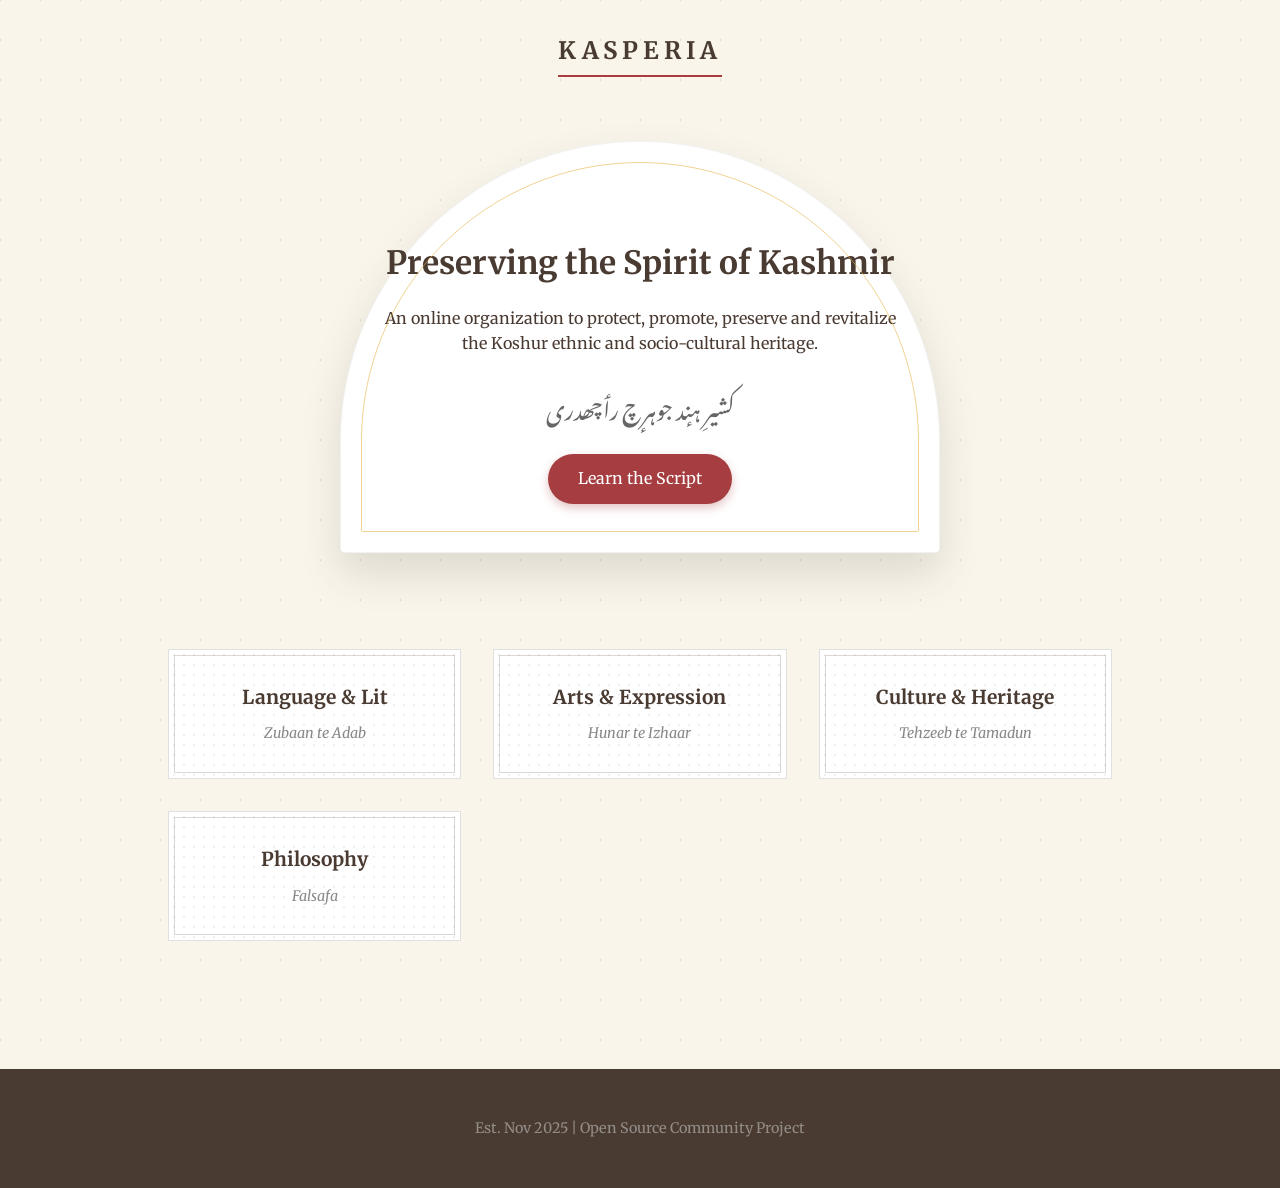
<file: index.html>
<!DOCTYPE html>
<html lang="en">
<head>
    <link rel="icon" type="image/x-icon" href="/website/resources/favicons/favicon.ico">
    <link rel="icon" type="image/png" sizes="32x32" href="/website/resources/favicons/favicon-32x32.png">
        <link rel="icon" type="image/png" sizes="32x32" href="/website/resources/favicons/favicon-256x256.png">
    <link rel="icon" type="image/png" sizes="192×192" href="/website/resources/favicons/favicon-192x192.png">
    <link rel="icon" type="image/png" sizes="128×128" href="/website/resources/favicons/favicon-128x128.png">
    <link rel="icon" type="image/svg+xml" href="/website/resources/favicons/favicon.svg">

    <link rel="apple-touch-icon" sizes="180x180" href="/website/resources/favicons/apple-touch-icon.png">
    

    <meta name="msapplication-TileColor" content="#ffffff">
    <meta name="msapplication-config" content="/favicons/browserconfig.xml">
    <meta name="theme-color" content="#ffffff">
    
    <meta charset="UTF-8">
    <meta name="viewport" content="width=device-width, initial-scale=1.0">
    <title>Kasperia | Preserving Heritage</title>
    
    <link rel="preconnect" href="https://fonts.googleapis.com">
    <link rel="preconnect" href="https://fonts.gstatic.com" crossorigin>
    <link href="https://fonts.googleapis.com/css2?family=Merriweather:ital,wght@0,300;0,700;1,400&family=Noto+Nastaliq+Urdu:wght@400;700&display=swap" rel="stylesheet">
    <link rel="stylesheet" href="website/styles/stylesheet.css"
</head>
<body>

    <header>
        <div class="logo">Kasperia</div>
    </header>

    <main>
        <section class="hero-container">
            <div class="mihrab-card">
                <h1>Preserving the Spirit of Kashmir</h1>
                <p>An online organization to protect, promote, preserve and revitalize the Koshur ethnic and socio-cultural heritage.</p>
                <section lang="ks" dir="rtl">
                 <p class="kashmiri-text">
                      کشیرِ ہنٕد جوہرٕچ رٲچھدری
                </p>
                </section>
                <a href="/website/Kasper.html" class="btn-primary">Learn the Script</a>
            </div>
        </section>

        <!-- The 4 Main Pillars -->
        <section class="library-grid">
            
            <!-- Tab 1 -->
            <a href="#language" class="tile">
                <h3>Language & Lit</h3>
                <span>Zubaan te Adab</span>
            </a>

            <!-- Tab 2 -->
            <a href="#arts" class="tile">
                <h3>Arts & Expression</h3>
                <span>Hunar te Izhaar</span>
            </a>

            <!-- Tab 3 -->
            <a href="#culture" class="tile">
                <h3>Culture & Heritage</h3>
                <span>Tehzeeb te Tamadun</span>
            </a>

            <!-- Tab 4 -->
            <a href="#philosophy" class="tile">
                <h3>Philosophy</h3>
                <span>Falsafa</span>
            </a>

        </section>
    </main>

    <footer>
        <p style="opacity: 0.5;">Est. Nov 2025 | Open Source Community Project</p>
    </footer>

</body>
</html>
</file>
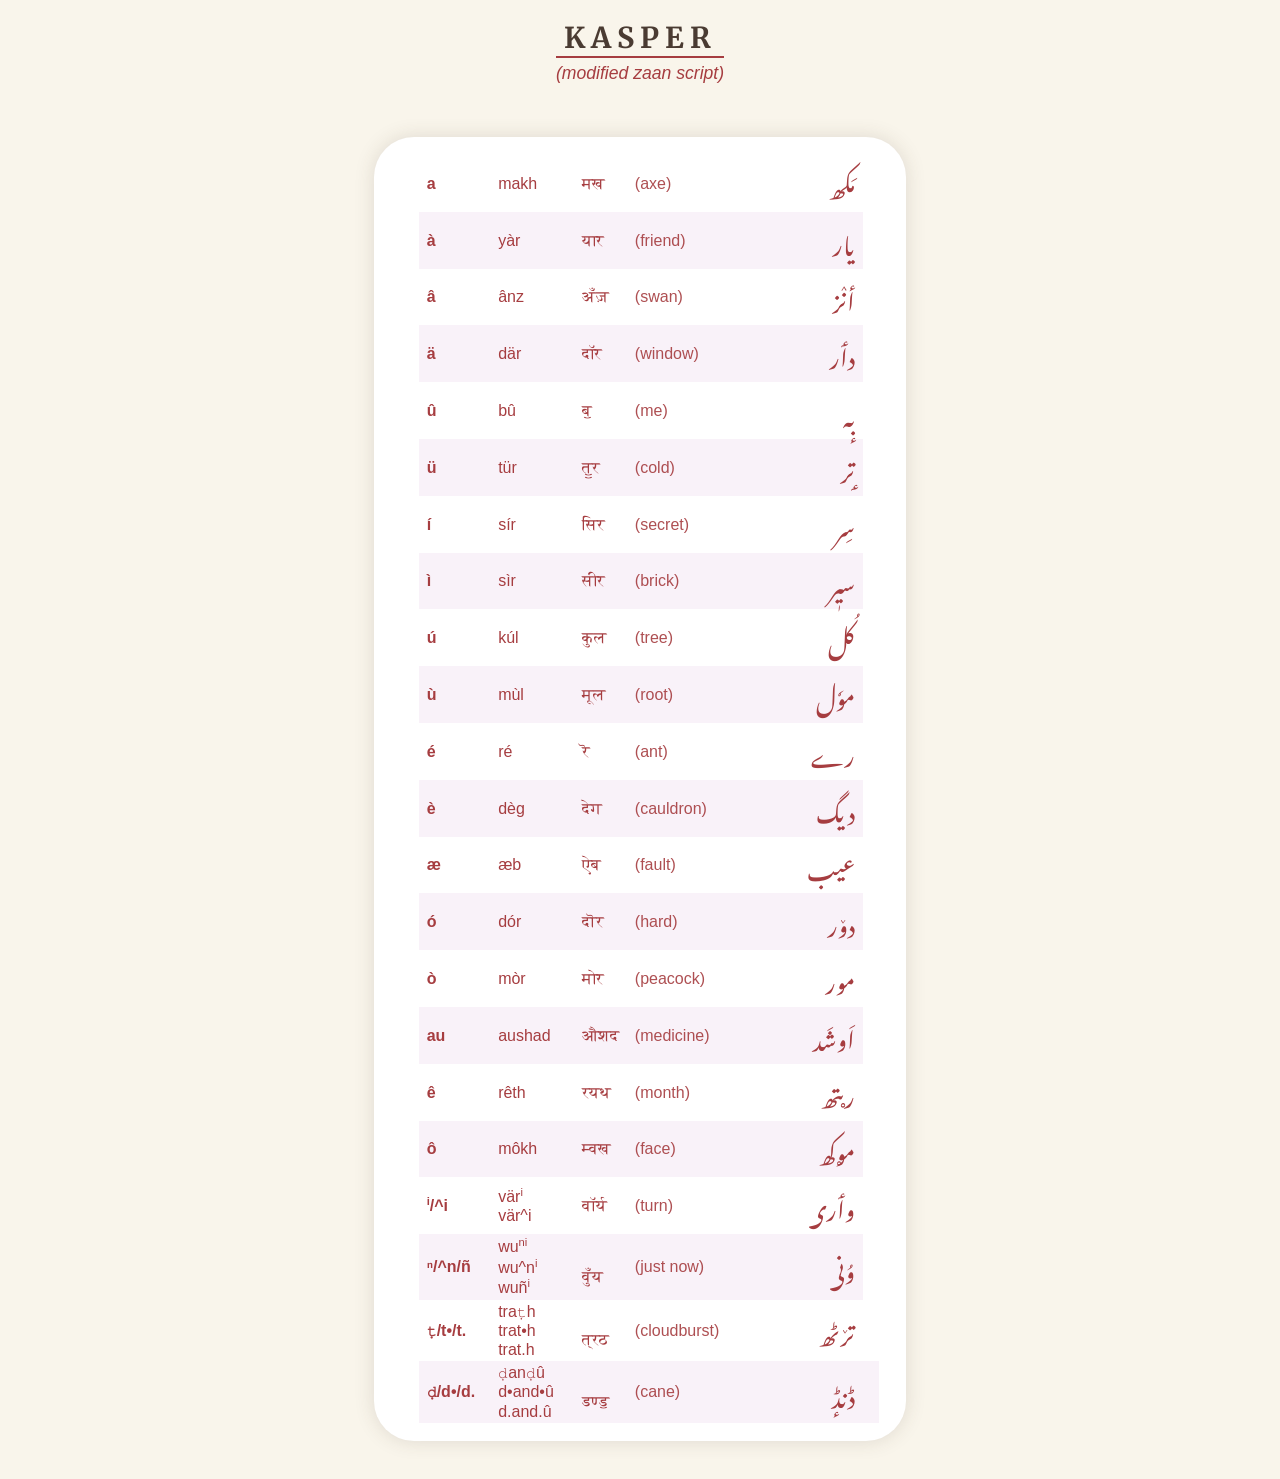
<file: website/Kasper.html>
<!DOCTYPE html>
<html lang="ks">
<head>
    <link rel="preconnect" href="https://fonts.googleapis.com">
    <link rel="preconnect" href="https://fonts.gstatic.com" crossorigin>
    <link href="https://fonts.googleapis.com/css2?family=Merriweather:ital,wght@0,300;0,700;1,400&family=Noto+Nastaliq+Urdu:wght@400;700&display=swap" rel="stylesheet">
    <link href="https://fonts.googleapis.com/css2?family=Noto+Nastaliq+Urdu&display=swap" rel="stylesheet">
    <meta charset="UTF-8">
    <meta name="viewport" content="width=device-width, initial-scale=0.5">
    <title>KASPER Script Chart</title>
    <style>
        :root {
            --primary-color:#a63d40; /* Matching the purple in the image */
            --bg-color: #f9f5eb;
            --border-color: #f9f5eb;
            --paper: #f9f5eb;        
            --walnut: #4a3b32;      
            --chinar: #a63d40;      
            --saffron: #e9b44c; 
            --shadow: rgba(74, 59, 50, 0.15); 
            }

        body {
            font-family: 'Segoe UI', Tahoma, Geneva, Verdana, sans-serif;
            background-color: var(--bg-color);
            color: var(--primary-color);
            margin: 20px;
            display: flex;
            flex-direction: column;
            align-items: center;
        }

        .header {
            text-align: center;
            margin-bottom: 30px;
        }

        .header h1 {
            font-size: 1.8rem;
            margin: 0;
            letter-spacing: 2px;
            text-transform: uppercase;
            font-family: Merriweather;
            letter-spacing: 0.2em;
            color:#4a3b32;
            border-bottom: 2px solid var(--chinar);
        }

        .header p {
            font-size: 1.1rem;
            margin: 5px 0;
            font-style: italic;
        }

        .table-container {
            width: 100%;
            max-width: 900px;
            overflow-x: auto;
            
        }

        
        table {
            width: auto;
            margin-left: auto;
            margin-right: auto;
            margin-top: 2%;
            margin-bottom: 2%;
            border-spacing: 0px;
            background-color:#ffffff;
            border-radius: 40px;
            padding-left:5%;
            padding-right:3%;
            padding-top: 2%;
            padding-bottom:2%;
             box-shadow:0px 0px 20px 0px var(--shadow);
            
           }
        
        td {
            padding: 2px 8px; 
            border: none;      
            line-height: 1.2; 
        }
        

        .kashmiri {
            direction: rtl;
            font-family: 'Noto Nastaliq Urdu', serif;
            font-size: 1.5rem;
            text-align: right;
            line-height: 2.2;  
            min-width: 120px;  
        }
        
       
        .vowel {
            font-weight: bold;
            color: var(--primary-color);      
            padding-right: 15px; 
        }
        .roman {
          font-style: normal; 
          padding-right:20px;
          
        }
        .devanagari { font-family: 'Arial Unicode MS', sans-serif; }
        .translation { color: var(--primary-color); opacity: 0.9; }

        sup { font-size: 0.7em; }

        tr:nth-child(even) {
    background-color: #f9f2f9;
}


        @media (max-width: 600px) {
            table { font-size: 1rem; }
            .kashmiri { font-size: 1.3rem; }
            td { padding: 8px 5px; }
        }
    </style>
</head>
<body>

    <div class="header">
        <h1>KASPER</h1>
        <p>(modified zaan script)</p>
    </div>

    <div class="table-container">
        <table>
            <tbody>
                <tr>
                    <td class="vowel">a</td>
                    <td class="roman">makh</td>
                    <td class="devanagari">मख</td>
                    <td class="translation">(axe)</td>
                    <td class="kashmiri">مَکھ</td>
                </tr>
                <tr>
                    <td class="vowel">à</td>
                    <td class="roman">yàr</td>
                    <td class="devanagari">यार</td>
                    <td class="translation">(friend)</td>
                    <td class="kashmiri">یار</td>
                </tr>
                <tr>
                    <td class="vowel">â</td>
                    <td class="roman">ânz</td>
                    <td class="devanagari">अँज़</td>
                    <td class="translation">(swan)</td>
                    <td class="kashmiri">أنٛز</td>
                </tr>
                <tr>
                    <td class="vowel">ä</td>
                    <td class="roman">där</td>
                    <td class="devanagari">दॉर</td>
                    <td class="translation">(window)</td>
                    <td class="kashmiri">دٲر</td>
                </tr>
                <tr>
                    <td class="vowel">û</td>
                    <td class="roman">bû</td>
                    <td class="devanagari">बॖ</td>
                    <td class="translation">(me)</td>
                    <td class="kashmiri">بٕہ</td>
                </tr>
                <tr>
                    <td class="vowel">ü</td>
                    <td class="roman">tür</td>
                    <td class="devanagari">तॗर</td>
                    <td class="translation">(cold)</td>
                    <td class="kashmiri"> ٟتر</td></td>
                </tr>
                <tr>
                    <td class="vowel">í</td>
                    <td class="roman">sír</td>
                    <td class="devanagari">सिर</td>
                    <td class="translation">(secret)</td>
                    <td class="kashmiri">سِر</td>
                </tr>
                <tr>
                    <td class="vowel">ì</td>
                    <td class="roman">sìr</td>
                    <td class="devanagari">सीर</td>
                    <td class="translation">(brick)</td>
                    <td class="kashmiri">سیٖر</td>
                </tr>
                <tr>
                    <td class="vowel">ú</td>
                    <td class="roman">kúl</td>
                    <td class="devanagari">कुल</td>
                    <td class="translation">(tree)</td>
                    <td class="kashmiri">کُل</td>
                </tr>
                <tr>
                    <td class="vowel">ù</td>
                    <td class="roman">mùl</td>
                    <td class="devanagari">मूल</td>
                    <td class="translation">(root)</td>
                    <td class="kashmiri">موٗل</td>
                </tr>
                <tr>
                    <td class="vowel">é</td>
                    <td class="roman">ré</td>
                    <td class="devanagari">रॆ</td>
                    <td class="translation">(ant)</td>
                    <td class="kashmiri">رے</td>
                </tr>
                <tr>
                    <td class="vowel">è</td>
                    <td class="roman">dèg</td>
                    <td class="devanagari">देग</td>
                    <td class="translation">(cauldron)</td>
                    <td class="kashmiri">دیگ</td>
                </tr>
                <tr>
                    <td class="vowel">æ</td>
                    <td class="roman">æb</td>
                    <td class="devanagari">ऐब</td>
                    <td class="translation">(fault)</td>
                    <td class="kashmiri">عیب</td>
                </tr>
                <tr>
                    <td class="vowel">ó</td>
                    <td class="roman">dór</td>
                    <td class="devanagari">दॊर</td>
                    <td class="translation">(hard)</td>
                    <td class="kashmiri">دوٚر</td>
                </tr>
                <tr>
                    <td class="vowel">ò</td>
                    <td class="roman">mòr</td>
                    <td class="devanagari">मोर</td>
                    <td class="translation">(peacock)</td>
                    <td class="kashmiri">مور</td>
                </tr>
                <tr>
                    <td class="vowel">au</td>
                    <td class="roman">aushad</td>
                    <td class="devanagari">औशद</td>
                    <td class="translation">(medicine)</td>
                    <td class="kashmiri">اَوشَد</td>
                </tr>
                <tr>
                    <td class="vowel">ê</td>
                    <td class="roman">rêth</td>
                    <td class="devanagari">रयथ</td>
                    <td class="translation">(month)</td>
                    <td class="kashmiri">رؠتھ</td>
                </tr>
                <tr>
                    <td class="vowel">ô</td>
                    <td class="roman">môkh</td>
                    <td class="devanagari">म्वख</td>
                    <td class="translation">(face)</td>
                    <td class="kashmiri">مۄکھ</td>
                </tr>
                <tr>
                    <td class="vowel"><sup>i</sup>/^i</td></td>
                    <td class="roman">vär<sup>i</sup><br>vär^i</td>
                    <td class="devanagari">वॉर्य</td>
                    <td class="translation">(turn)</td>
                    <td class="kashmiri">وٲرؠ</td>
                </tr>
                <tr>
                    <td class="vowel">ⁿ/^n/ñ</td>
                    <td class="roman">wu<sup>ni</sup><br>wu^n<sup>i</sup><br>wuñ<sup>i</sup> </td>
                    <td class="devanagari"><br> वुँय </td>
                    <td class="translation">(just now)</td>
                    <td class="kashmiri">وُنؠ</td>
                </tr>
                 <tr>
                    <td class="vowel">ṭ/t•/t.</td>
                    <td class="roman">traṭh<br>trat•h<br>trat.h</td>
                    <td class="devanagari"><br>त्रठ</td>
                    <td class="translation">(cloudburst)</td>
                    <td class="kashmiri">ترٚٹھ</td>
                </tr>
                 <tr>
                    <td class="vowel">ḍ/d•/d.</td>
                    <td class="roman">ḍanḍû<br>d•and•û<br>d.and.û</td>
                    <td class="devanagari"><br> डण्डॖ</td>
                    <td class="translation">(cane)</td>
                    <td class="kashmiri">ڈنڈٕ<td>
                </tr>
            </tbody>
        </table>
    </div>
</body>
</html>
</file>
<file: website/styles/stylesheet.css>
:root {
    --paper: #f9f5eb;        
    --walnut: #4a3b32;      
    --chinar: #a63d40;      
    --saffron: #e9b44c;     
    --shadow: rgba(74, 59, 50, 0.15); 
}
* { margin: 0; padding: 0; box-sizing: border-box; }

body {
    background-color: var(--paper);
    color: var(--walnut);
    font-family: 'Merriweather', serif;
    line-height: 1.6;
    
    background-image: 
        linear-gradient(30deg, var(--shadow) 1px, transparent 1px),
        linear-gradient(150deg, var(--shadow) 1px, transparent 1px);
    background-size: 40px 40px;
    min-height: 100vh;
}

header {
    text-align: center;
    padding: 2rem 0;
}

.logo {
    font-size: 1.5rem;
    letter-spacing: 0.2em;
    text-transform: uppercase;
    font-weight: 700;
    border-bottom: 2px solid var(--chinar);
    display: inline-block;
    padding-bottom: 5px;
}

.hero-container {
    display: flex;
    justify-content: center;
    padding: 2rem;
}

.mihrab-card {
    background: #fff;
    width: 100%;
    max-width: 600px;
    padding: 4rem 2rem 3rem;
    text-align: center;
    position: relative;
    border-radius: 300px 300px 5px 5px; 
    box-shadow: 0 20px 40px var(--shadow);
    border: 1px solid rgba(0,0,0,0.05);
}

.mihrab-card::before {
    content: '';
    position: absolute;
    top: 20px; left: 20px; right: 20px; bottom: 20px;
    border: 1px solid var(--saffron);
    border-radius: 280px 280px 2px 2px;
    pointer-events: none;
    opacity: 0.6;
}

h1 {
    font-size: 2rem;
    margin-bottom: 1rem;
    color: var(--walnut);
    margin-top: 2rem;
}

.kashmiri-text {
    font-family: 'Noto Nastaliq Urdu', serif;
    font-size: 1.4rem;
    color: #666;
    margin: 1.5rem 0;
    direction: rtl;
    line-height: 2.2;
}

.btn-primary {
    background-color: var(--chinar);
    color: white;
    border: none;
    padding: 12px 30px;
    font-family: 'Merriweather', serif;
    font-size: 1rem;
    border-radius: 50px; /* Pill shape */
    cursor: pointer;
    transition: all 0.3s ease;
    box-shadow: 0 4px 10px rgba(166, 61, 64, 0.3);
    text-decoration: none;
    display: inline-block;
}

.btn-primary:hover {
    transform: translateY(-2px);
    background-color: #8a3335;
}


.library-grid {
    display: grid;
    grid-template-columns: repeat(auto-fit, minmax(250px, 1fr));
    gap: 2rem;
    padding: 4rem 10%; 
    max-width: 1200px;
    margin: 0 auto;
}

.tile {
    background: white;
    padding: 2rem;
    border: 1px solid #e0e0e0;
    text-align: center;
    transition: all 0.4s ease;
    position: relative;
    text-decoration: none;
    color: var(--walnut);
    background-image: radial-gradient(#f0f0f0 1px, transparent 1px);
    background-size: 10px 10px;
}

.tile::after {
    content: '';
    position: absolute;
    top: 5px; left: 5px; right: 5px; bottom: 5px;
    border: 1px solid var(--walnut);
    opacity: 0.2;
    transition: opacity 0.3s;
}

.tile h3 {
    font-size: 1.2rem;
    margin-bottom: 0.5rem;
    font-weight: 700;
}

.tile span {
    font-size: 0.9rem;
    font-style: italic;
    color: #888;
}

.tile:hover {
    transform: translateY(-5px);
    box-shadow: 0 15px 30px var(--shadow);
    border-color: var(--saffron);
}

.tile:hover::after {
    opacity: 1;
    border-color: var(--chinar);
}

footer {
    text-align: center;
    padding: 3rem;
    background-color: var(--walnut);
    color: #dcdcdc;
    margin-top: 4rem;
    font-size: 0.9rem;
}
</file>
